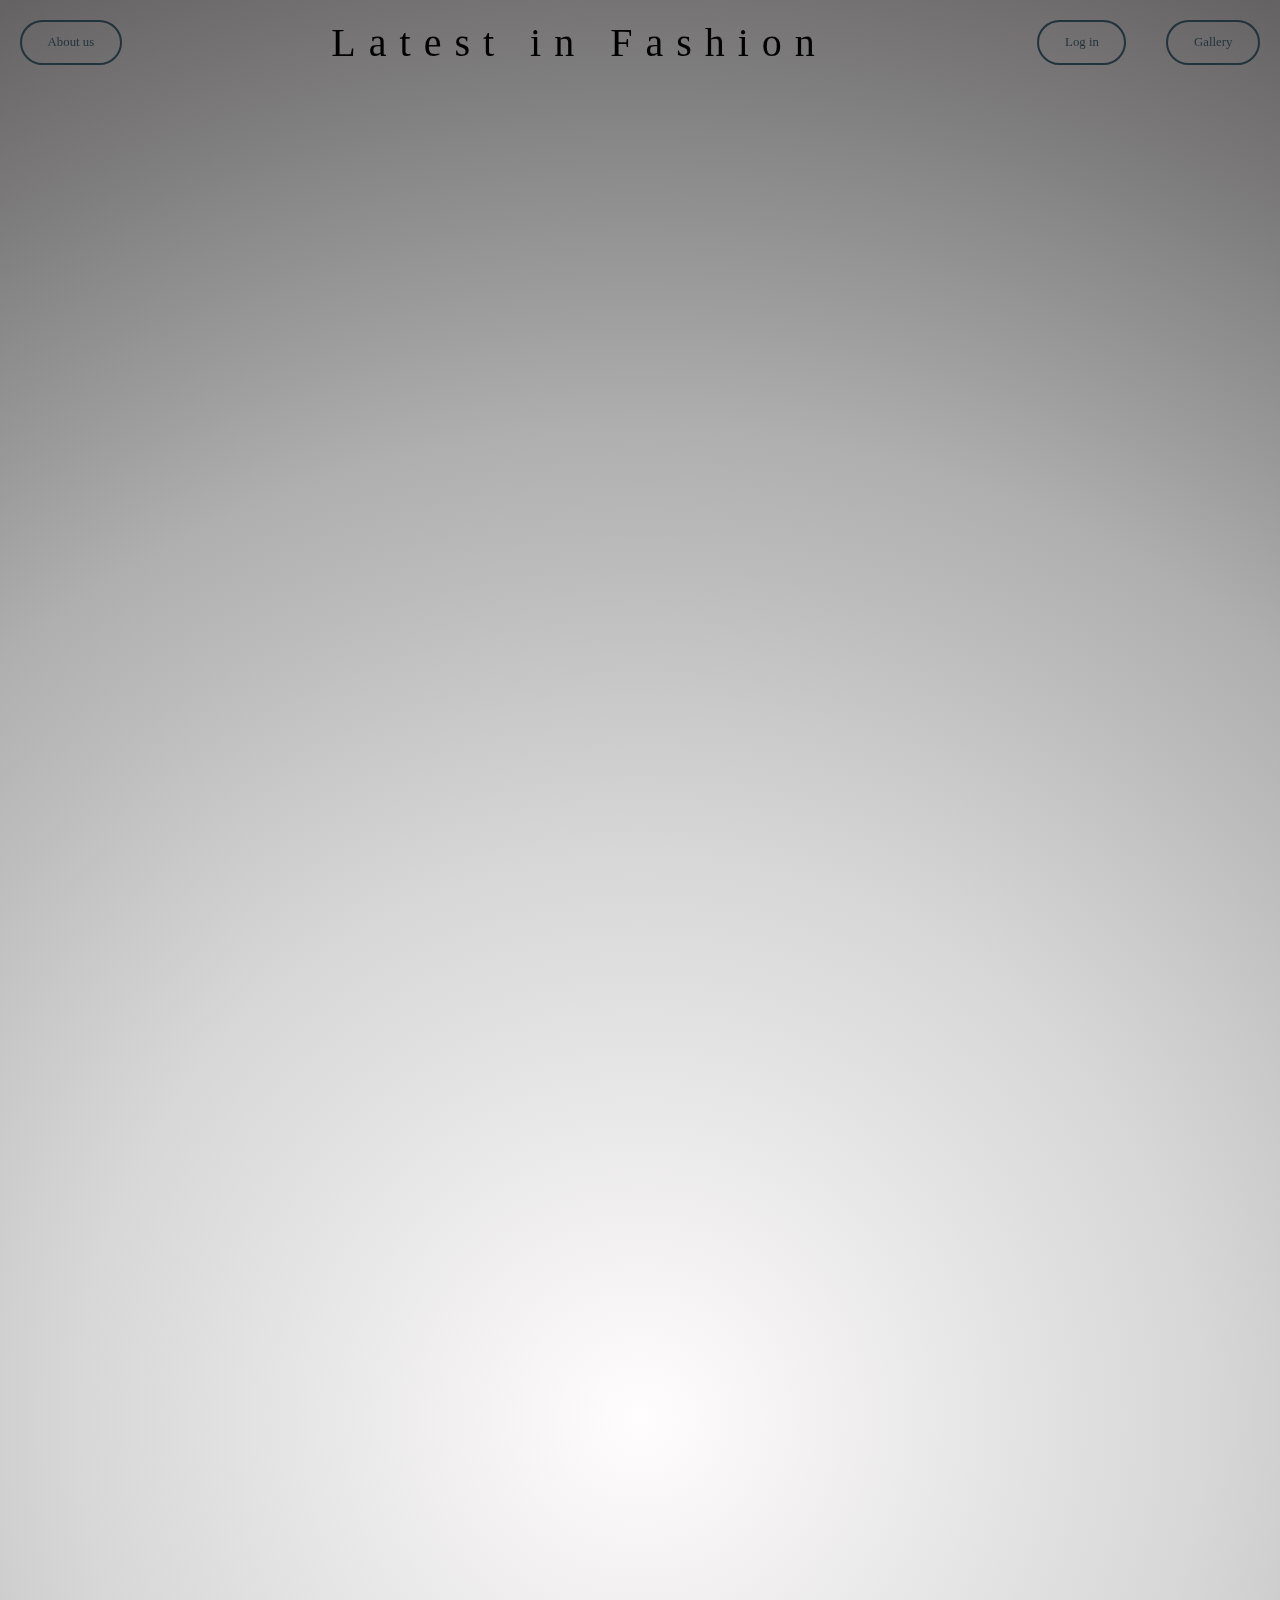
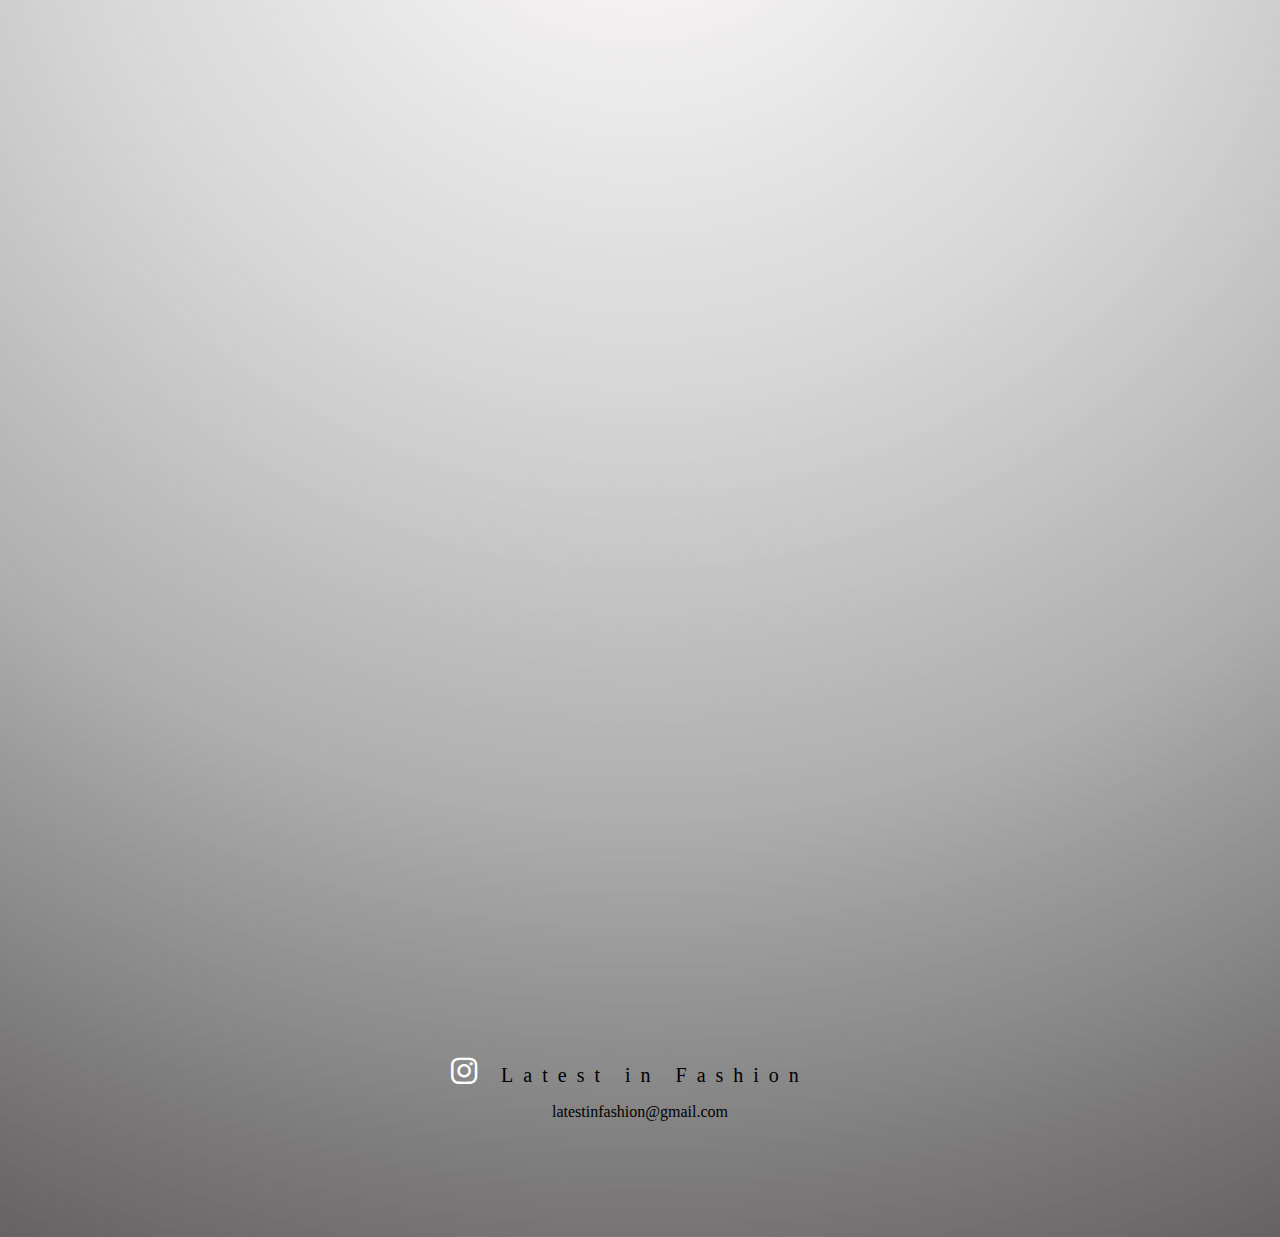
<file: index.html>
<!DOCTYPE html>

<html lang="en" xmlns="http://www.w3.org/1999/xhtml">
<head>
    <meta charset="utf-8" />
    <title>LatestinFashion</title>
    <link rel="stylesheet" href="app2.css">
    <link href="https://fonts.google.com/specimen/Sigmar">
    <link rel="stylesheet" href="https://cdnjs.cloudflare.com/ajax/libs/font-awesome/6.0.0-beta2/css/all.min.css">
    <script src="app.js"></script>
</head>
<body>
 <nav class= "navbar"> 
 
 
    <a href="fashion2.html" class="button">About us </a>
  <h1 class="title">Latest in Fashion</h1> <a href="fashion2.html" class="button">Log in</a>

    <a href="fashion2.html" class="button">Gallery</a>
 
  </nav>

<div class="section">
  <div class="image">
    <img src="colors1.jpg" alt="your image">
  </div>
  <div class="text">
    <h2>Suits 2023: Classic Style Meets Vibrant Colors</h2> 
    <p>
In 2023, we can expect to see a resurgence of the classic suit trend with a modern twist. Vibrant colors like fuschia, mustard, and emerald green are predicted to be popular choices, adding a bold and playful element to traditional suiting. This trend towards brighter colors is reflective of a broader cultural shift towards optimism and self-expression. With more people returning to in-person events and social gatherings, the suit trend provides a great opportunity for people to showcase their unique personalities and style in a professional setting.</p>
  </div>
</div>
<div class="section">
  <div class="image">
    <img src="bag2.jpg" alt="your image">
  </div>
  <div class="text">
    <h2>Bags to shop now and wear forever</h2>
    <p>Timeless bags are an essential accessory for anyone who wants to add a touch of sophistication and style to their wardrobe. These classic bags are characterized by their clean lines, minimal detailing, and high-quality materials, such as leather or canvas. Unlike trendy bags that come and go with each fashion season, timeless bags never go out of style. They are designed to be versatile and durable, making them a worthwhile investment for any fashion-conscious individual. Timeless bags come in a variety of styles, from structured to slouchy, and in a range of colors to suit different tastes and occasions. Whether you prefer a classic tote or a sleek crossbody bag, a timeless bag is an accessory that will always be in style, adding a touch of sophistication to any outfit.</p>
 </div>
 </div>
<div class="section">
  <div class="image">
    <img src="denim2.jpg" alt="your image">
  </div>
  <div class="text">
    <h2>90's denim is back </h2> <span>
    <p>Denim is a timeless fabric that has never truly gone out of style, but in recent years, it has experienced a resurgence in popularity in the fashion world. This versatile fabric can be found in a variety of styles and fits, from classic straight leg jeans to trendy cropped flares. Denim jackets, skirts, and dresses are also making a comeback on the fashion scene. One of the reasons for denim's return to fashion is its durability and versatility. Denim can be dressed up or down, making it a staple in any wardrobe. Additionally, sustainability has become an increasingly important factor in fashion, and denim's longevity makes it an eco-friendly choice. Whether you prefer a classic look or a more edgy style, denim has something to offer everyone and is sure to remain a staple in the fashion world for years to come. </p>
    </div>
    </div>
    <div class="section">
  <div class="image">
    <img src="leather.jpg" alt="your image">
  </div>
  <div class="text">
    <h2>The Power of Leather: Edgy and Sustainable</h2>
    <p>Leather is a timeless material that has been used in fashion for centuries, but in recent years, it has experienced a resurgence in popularity. Leather is a versatile and durable material that can be found in a variety of styles, including jackets, pants, skirts, and accessories like bags and shoes. One reason for leather's return to fashion is the growing interest in sustainable and long-lasting clothing options. Leather is a material that can last for years if cared for properly, making it a sustainable choice for consumers. Additionally, designers have been incorporating leather into their collections in new and innovative ways, like using it in unexpected colors or incorporating intricate details like laser-cut designs. Whether you prefer a classic black leather jacket or a statement leather skirt, leather is a trend that is here to stay and can add an edgy and timeless touch to any outfit.</p> </div>
    </div>

    <footer>

     <i class="fab fa-instagram my-icon"></i>
       <h9>Latest in Fashion</h9>
    

    <p> <span id="email">latestinfashion@gmail.com</span></p>
   
    
  </footer>




</body>
</file>
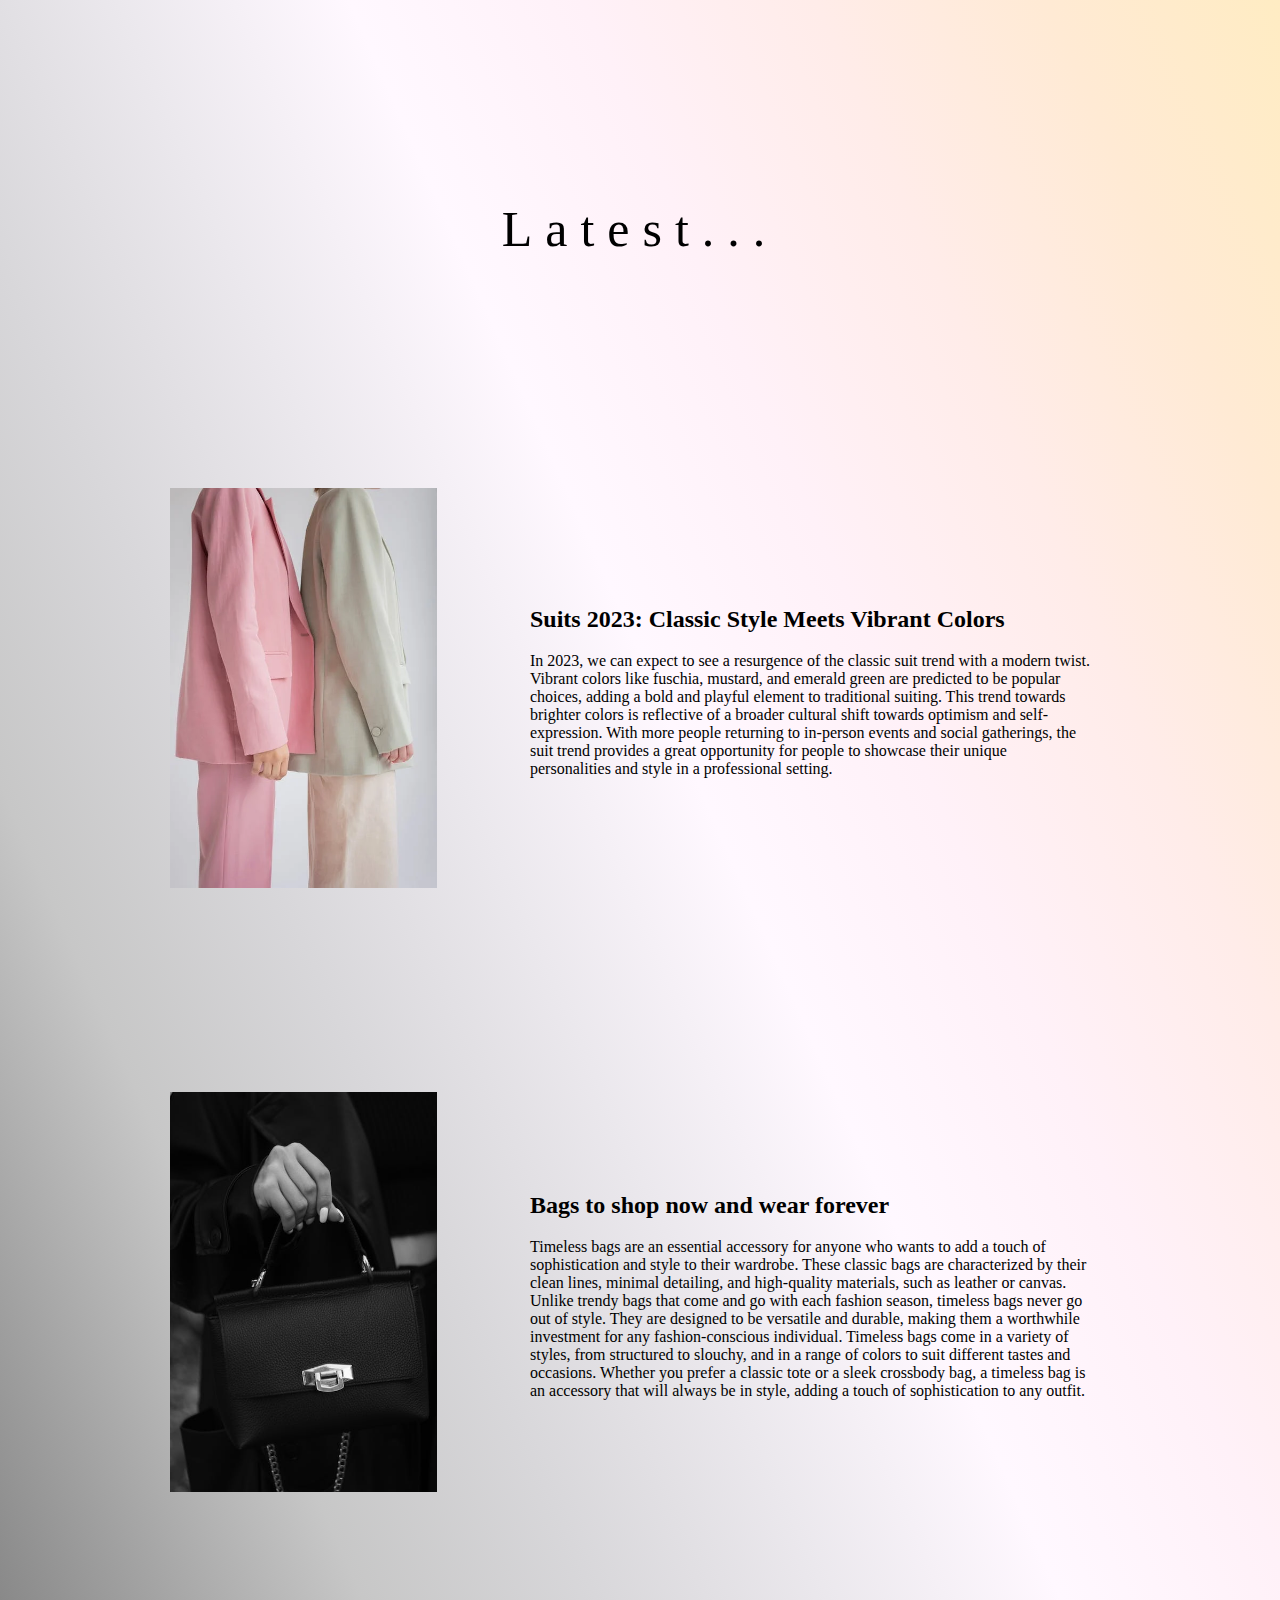
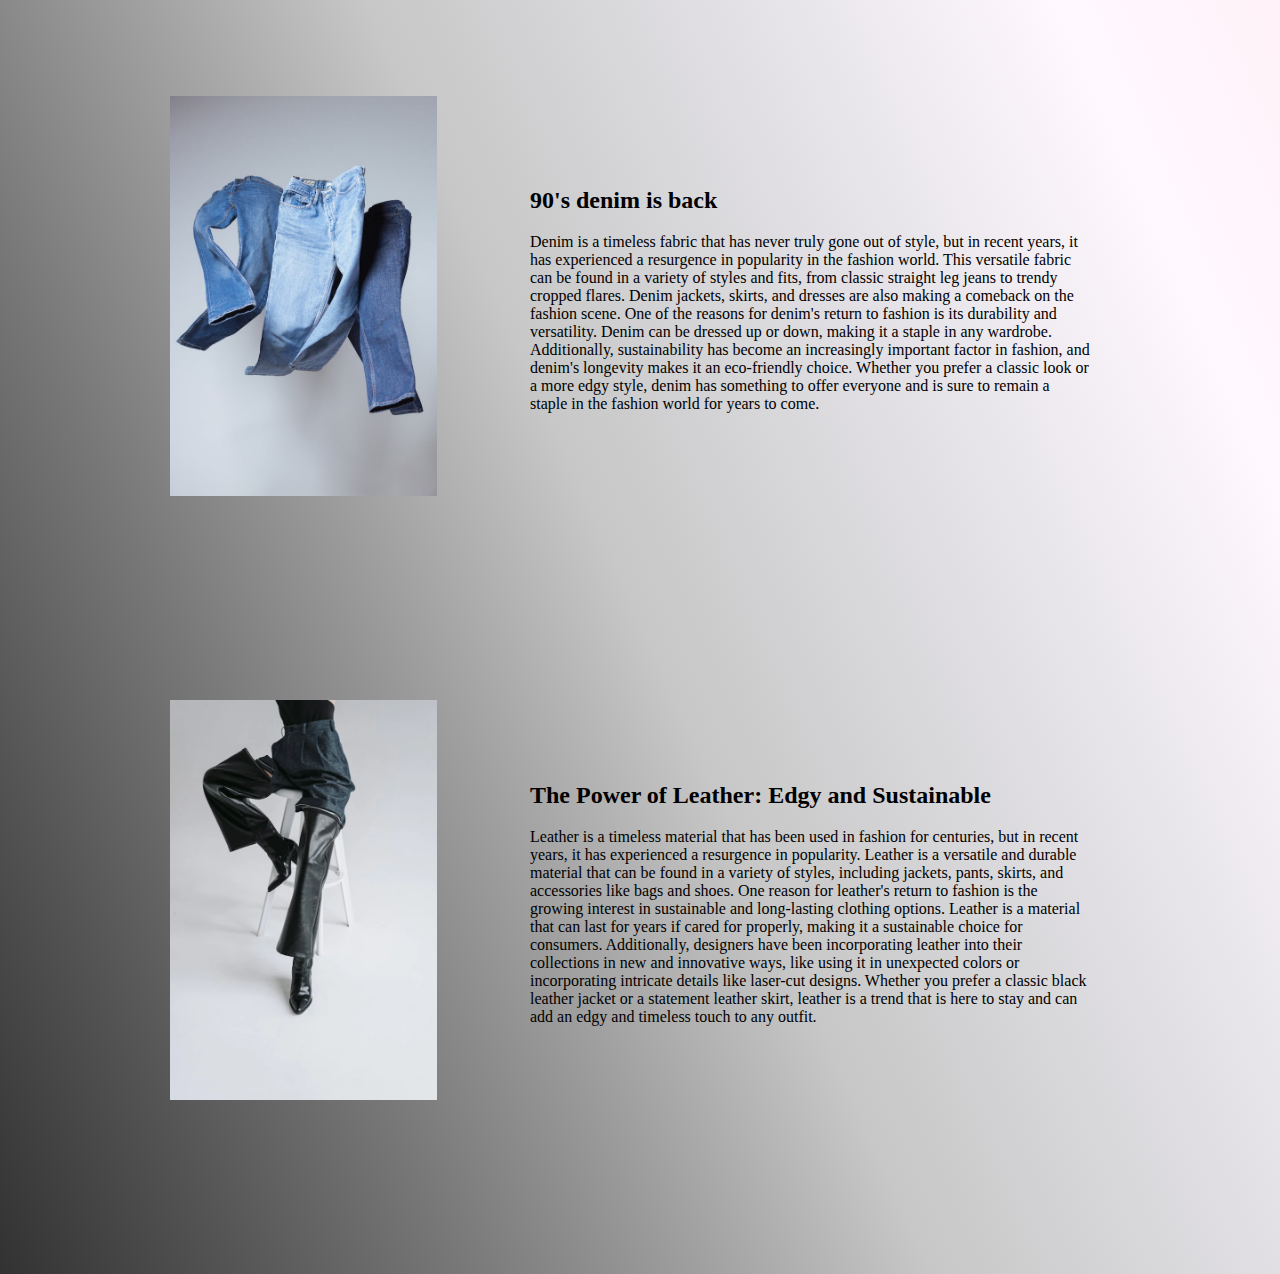
<file: fashion2.html>
<!DOCTYPE html>

<html lang="en" xmlns="http://www.w3.org/1999/xhtml">
<head>
    <meta charset="utf-8" />
    <title>LatestinFashion</title>
    <link rel="stylesheet" href="app3.css">
    <link href="https://fonts.google.com/specimen/Sigmar">
</head>
<body>
<h1>Latest...</h1>
<div class="section">
  <div class="image">
    <img src="colors1.jpg" alt="your image">
  </div>
  <div class="text">
    <h2>Suits 2023: Classic Style Meets Vibrant Colors</h2> 
    <p>
In 2023, we can expect to see a resurgence of the classic suit trend with a modern twist. Vibrant colors like fuschia, mustard, and emerald green are predicted to be popular choices, adding a bold and playful element to traditional suiting. This trend towards brighter colors is reflective of a broader cultural shift towards optimism and self-expression. With more people returning to in-person events and social gatherings, the suit trend provides a great opportunity for people to showcase their unique personalities and style in a professional setting.</p>
  </div>
</div>
<div class="section">
  <div class="image">
    <img src="bag2.jpg" alt="your image">
  </div>
  <div class="text">
    <h2>Bags to shop now and wear forever</h2>
    <p>Timeless bags are an essential accessory for anyone who wants to add a touch of sophistication and style to their wardrobe. These classic bags are characterized by their clean lines, minimal detailing, and high-quality materials, such as leather or canvas. Unlike trendy bags that come and go with each fashion season, timeless bags never go out of style. They are designed to be versatile and durable, making them a worthwhile investment for any fashion-conscious individual. Timeless bags come in a variety of styles, from structured to slouchy, and in a range of colors to suit different tastes and occasions. Whether you prefer a classic tote or a sleek crossbody bag, a timeless bag is an accessory that will always be in style, adding a touch of sophistication to any outfit.</p>
 </div>
 </div>
<div class="section">
  <div class="image">
    <img src="denim2.jpg" alt="your image">
  </div>
  <div class="text">
    <h2>90's denim is back </h2> <span>
    <p>Denim is a timeless fabric that has never truly gone out of style, but in recent years, it has experienced a resurgence in popularity in the fashion world. This versatile fabric can be found in a variety of styles and fits, from classic straight leg jeans to trendy cropped flares. Denim jackets, skirts, and dresses are also making a comeback on the fashion scene. One of the reasons for denim's return to fashion is its durability and versatility. Denim can be dressed up or down, making it a staple in any wardrobe. Additionally, sustainability has become an increasingly important factor in fashion, and denim's longevity makes it an eco-friendly choice. Whether you prefer a classic look or a more edgy style, denim has something to offer everyone and is sure to remain a staple in the fashion world for years to come. </p>
    </div>
    </div>
    <div class="section">
  <div class="image">
    <img src="leather.jpg" alt="your image">
  </div>
  <div class="text">
    <h2>The Power of Leather: Edgy and Sustainable</h2>
    <p>Leather is a timeless material that has been used in fashion for centuries, but in recent years, it has experienced a resurgence in popularity. Leather is a versatile and durable material that can be found in a variety of styles, including jackets, pants, skirts, and accessories like bags and shoes. One reason for leather's return to fashion is the growing interest in sustainable and long-lasting clothing options. Leather is a material that can last for years if cared for properly, making it a sustainable choice for consumers. Additionally, designers have been incorporating leather into their collections in new and innovative ways, like using it in unexpected colors or incorporating intricate details like laser-cut designs. Whether you prefer a classic black leather jacket or a statement leather skirt, leather is a trend that is here to stay and can add an edgy and timeless touch to any outfit.</p> </div>
    </div>



</body>
</file>
<file: app2.css>
body{
	margin:0px;
	background-image: radial-gradient(circle, #fffdfd, #f5f3f4, #ebeaea, #e1e0e1, #d7d7d7, #c9cac9, #bcbcbc, #afafaf, #9b9b9b, #888888, #767475, #646262);
}
h1
{
	color: black;
	font-weight: 500;
	letter-spacing: 13px;
	font-size: 40px;
	font-family:baskerville;
	text-align:center;
	margin: 200px;
}
h9
{
	color: black;
	font-weight: 500;
	letter-spacing: 10px;
	font-size: 20px;
	font-family:baskerville;
	text-align:center;
	margin: 20px;
}




.button

{
 background: none;
 color:#22333b;
 border:2px solid;
 margin:20px;
 padding:1em 2em;
 font-size: 0.8em;
 border-radius:30px;
 text-decoration:none;

}

.button:hover

{
	border-color:#8b8c89;
	color:#8b8c89;
	box-shadow: 0 0.5em 0.5em -0.4em #5e503f;
	transform:translateY(-5px)
		 text-decoration: none;
}
nav{
	display: flex;
  justify-content: space-between;
  align-items: center;
   z-index: 1;
  
}
.text-overlay {
  position: relative;
  z-index: 2;

}
.navbar {
  position: fixed;
  top: 0;
  width: 100%;
  transition: background-color 0.3s ease;
 
}

.navbar.scrolled {
background-image: radial-gradient(circle, #fffdfd, #f5f3f4, #ebeaea, #e1e0e1, #d7d7d7, #c1c1c1, #aaabaa, #959595, #6f6f6f, #4b4b4b, #2a2a2a, #080808);
}

.title {
  text-align: center;
  margin: 0;
  flex-grow: 1;


}
	


.section {
  display: flex;
  flex-direction: row;
  align-items: center;
  border: 0;
  padding: 30px;
  margin: 140px;
  min-width:700px;
  min-height:1000 px;
}

.image {
  flex-basis: 40%;
  flex:1;
}

.image img {
  max-width: 900px;
  max-height:400px;

}

.text {

  padding: 20px;
  box-sizing: border-box;
  flex-basis: 60%;
  max-width:600px;
  flex-grow:1;
  flex-shrink:2; 
 
}
.section:hover
{
	border-color:white;
	color:#7C503C;
	box-shadow: 1em 1.7em 1.5em -0.7em black;
	transform:translateY(-7px)
}

.section {
  opacity: 0;
  animation: fade-in 4s forwards;
}

@keyframes fade-in {
  0% {
    opacity: 0;
  }
  100% {
    opacity: 1;
  }
}
footer
{
   z-index: 1;
   padding: 100px;
   margin: 0;
   text-align: center;
}
.my-icon {
  font-size: 30px;
  color: white;
}
</file>
<file: app3.css>
body{
	margin:0px;
	background-image: linear-gradient(to left bottom, #ffecc3, #ffead4, #ffece9, #fff1f8, #fff8ff, #ebe8ed, #d8d7da, #c7c7c7, #9f9f9f, #787878, #545454, #323232);
}
h1
{
	color: black;
	font-weight: 500;
	letter-spacing: 13px;
	font-size: 50px;
	font-family:baskerville;
	text-align:center;
	margin: 200px;
	
	


}
.section {
  display: flex;
  flex-direction: row;
  align-items: center;
  border: 0;
  padding: 30px;
  margin: 140px;
  min-width:700px;
  min-height:1000 px;
}

.image {
  flex-basis: 40%;
  flex:1;
}

.image img {
  max-width: 900px;
  max-height:400px;

}

.text {

  padding: 20px;
  box-sizing: border-box;
  flex-basis: 60%;
  max-width:600px;
  flex-grow:1;
  flex-shrink:2; 
 
}
.section:hover
{
	border-color:white;
	color:#7C503C;
	box-shadow: 1em 1.7em 1.5em -0.7em black;
	transform:translateY(-7px)
}
</file>
